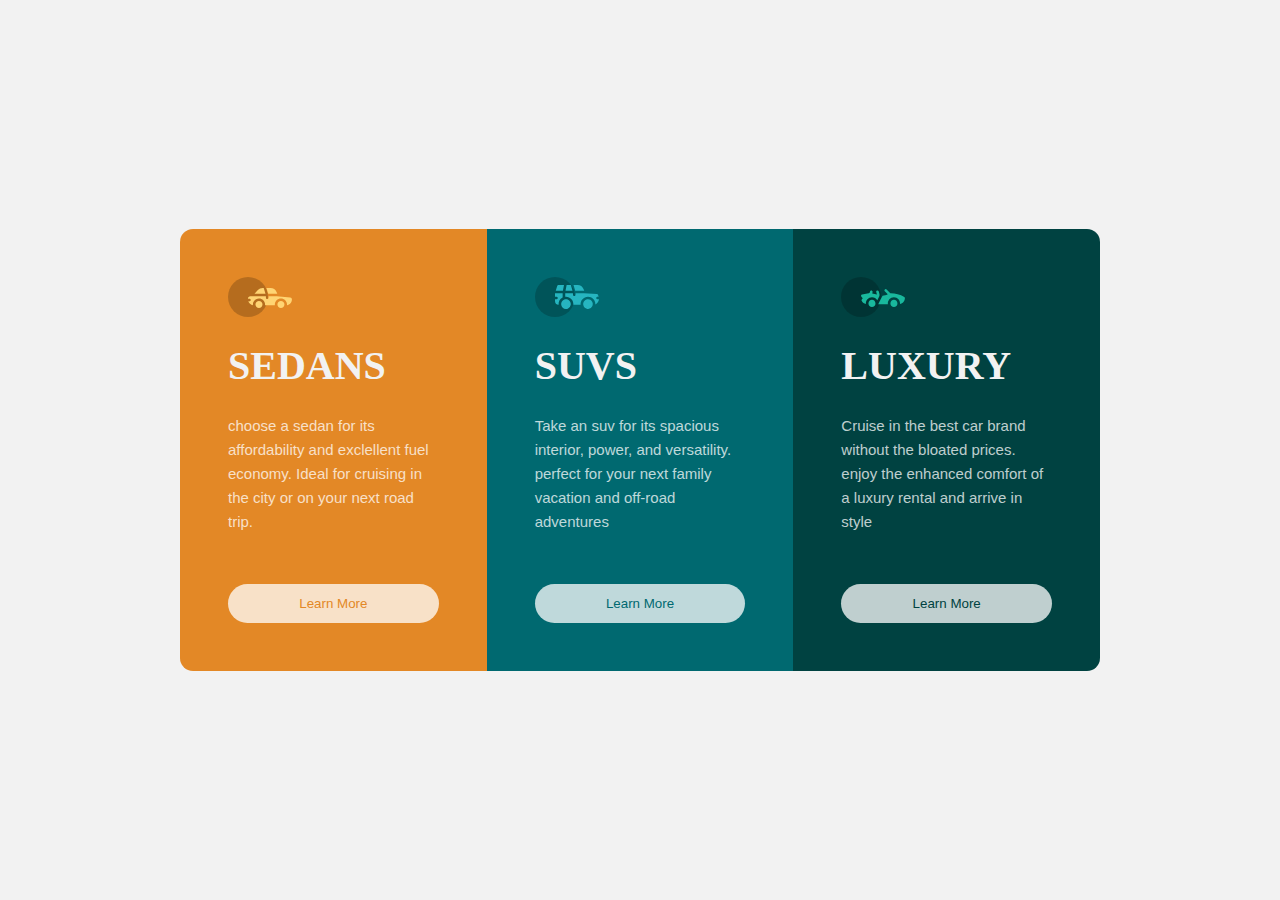
<file: index.html>
<!DOCTYPE html>
<html lang="en">
  <head>
    <meta charset="UTF-8" />
    <meta name="viewport" content="width=device-width, initial-scale=1.0" />
    <title>3-column-cards</title>
    <link
      rel="shortcut icon"
      href="assets/favicon-32x32.png"
      type="image/x-icon"
    />
    <link rel="preconnect" href="https://fonts.googleapis.com" />
    <link rel="preconnect" href="https://fonts.gstatic.com" crossorigin />
    <link rel="stylesheet" href="style.css" />
  </head>
  <body>
    <main class="card-container">
      <!-- section-1,card-1 -->
      <section class="card" id="sedan">
        <div class="card-content">
          <img src="assets/icon-sedans.svg" alt="sedan icon" />
          <h1>SEDANS</h1>
          <p>
            choose a sedan for its affordability and exclellent fuel economy.
            Ideal for cruising in the city or on your next road trip.
          </p>
        </div>
        <button>Learn More</button>
      </section>
      <!-- section-2, card-2 -->
      <section class="card" id="suv">
        <div class="card-content">
          <img src="assets/icon-suvs.svg" alt="suv icon" />
          <h1>SUVS</h1>
          <p>
            Take an suv for its spacious interior, power, and versatility.
            perfect for your next family vacation and off-road adventures
          </p>
        </div>
        <button>Learn More</button>
      </section>
      <!-- section-3, card-3 -->
      <section class="card" id="luxury">
        <div class="card-content">
          <img src="assets/icon-luxury.svg" alt="luxury icon" />
          <h1>LUXURY</h1>
          <p>
            Cruise in the best car brand without the bloated prices. enjoy the
            enhanced comfort of a luxury rental and arrive in style
          </p>
        </div>
        <button>Learn More</button>
      </section>
    </main>
  </body>
</html>
</file>
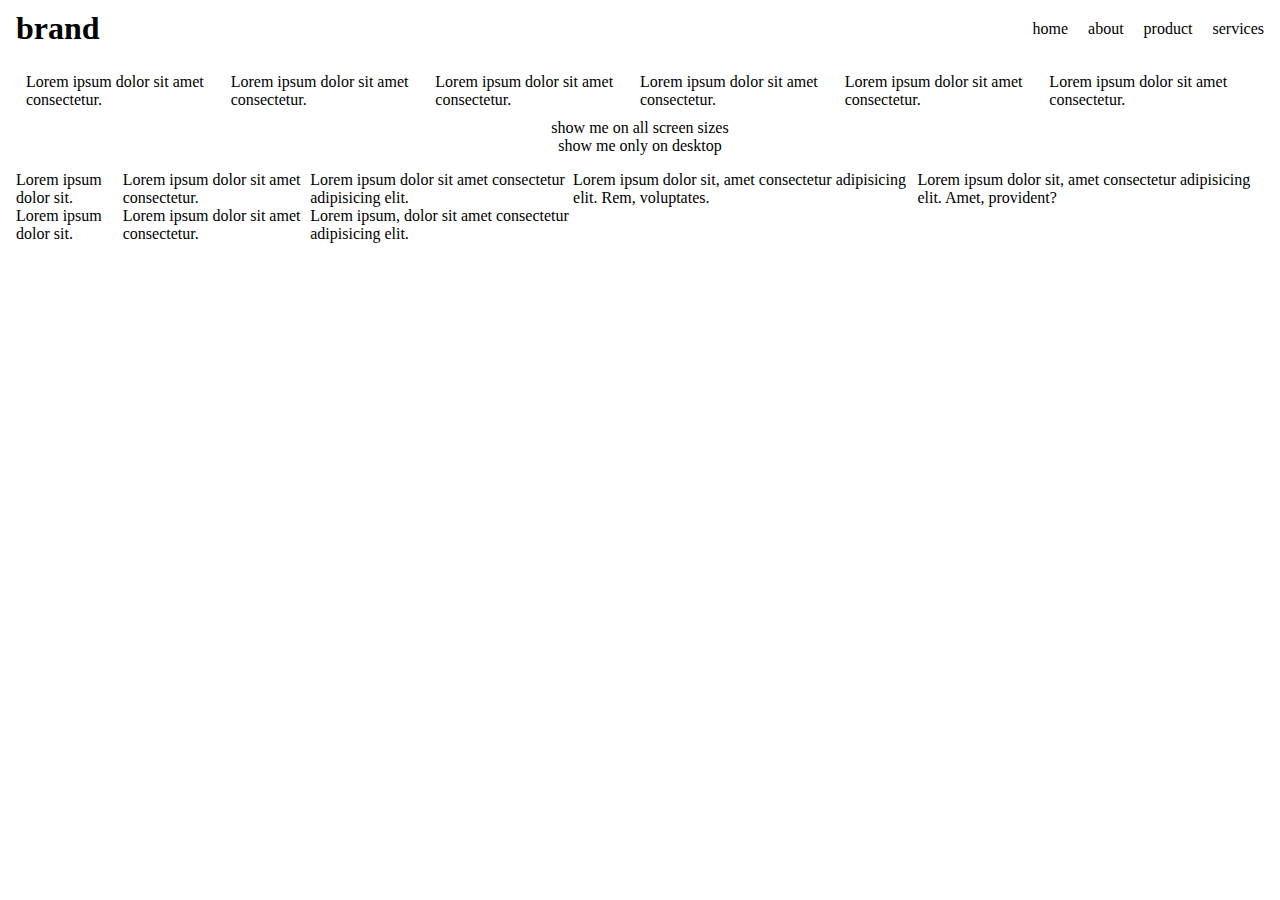
<file: mediaquery.html>
<!DOCTYPE html>
<html lang="en">
  <head>
    <meta charset="UTF-8" />
    <meta name="viewport" content="width=device-width, initial-scale=1.0" />
    <title>Mediaquery</title>
    <link rel="stylesheet" href="mediaquery.css">
  </head>
  <body>
    <nav>
      <h1>brand</h1>
      <ul>
        <li>home</li>
        <li>about</li>
        <li>product</li>
        <li>services</li>
      </ul>
      <h2>menu-icon</h2>
    </nav>
    <main>
      <section id="section-1">
        <p>Lorem ipsum dolor sit amet consectetur.</p>
        <p>Lorem ipsum dolor sit amet consectetur.</p>
        <p>Lorem ipsum dolor sit amet consectetur.</p>
        <p>Lorem ipsum dolor sit amet consectetur.</p>
        <p>Lorem ipsum dolor sit amet consectetur.</p>
        <p>Lorem ipsum dolor sit amet consectetur.</p>
      </section>
      <section id="section-2">
        <p>show me on all screen sizes</p>
        <p id="desktop">show me only on desktop</p>
        <p id="tablet">show me only on tablet</p>
        <p id="mobile">show me only on mobile</p>
      </section>
    </main>
    <footer>
      <div>
        <p>Lorem ipsum dolor sit.</p>
        <p>Lorem ipsum dolor sit.</p>
      </div>
      <div>
        <p>Lorem ipsum dolor sit amet consectetur.</p>
        <p>Lorem ipsum dolor sit amet consectetur.</p>
      </div>
      <div>
        <p>Lorem ipsum dolor sit amet consectetur adipisicing elit.</p>
        <p>Lorem ipsum, dolor sit amet consectetur adipisicing elit.</p>
      </div>
      <div>
        <p>
          Lorem ipsum dolor sit, amet consectetur adipisicing elit. Rem,
          voluptates.
        </p>
      </div>
      <div>
        <p>
          Lorem ipsum dolor sit, amet consectetur adipisicing elit. Amet,
          provident?
        </p>
      </div>
    </footer>
  </body>
</html>
</file>
<file: style.css>
@import url('https://fonts.googleapis.com/css2?family=Big+Shoulders:opsz,wght@10..72,100..900&display=swap');
@import url('https://fonts.googleapis.com/css2?family=Lexend+Deca:wght@100..900&display=swap');
:root {
  --bright-orange: hsl(31, 77%, 52%);
  --dark-cyan: hsl(184, 100%, 22%);
  --very-dark-cyan: hsl(179, 100%, 13%);
  --transparent-white: hsla(0, 0%, 100%, 0.75);
  --very-light-gray: hsl(0, 0%, 95%);
  --ff-lexan-deca: "Lexand Deca", sans-serif;
  --big-shoulders: "Big Shoulders", sans-serif;
}
* {
  padding: 0%;
  margin: 0;
  box-sizing: border-box;
}
body {
  font-size: 15px;
  background-color: var(--very-light-gray);
  display: flex;
  justify-content: center;
  align-items: center;
  /* border: 4px solid red; */
  min-height: 100vh;
}

.card-container {
  /* border: 1px solid blue; */
  display: flex;
  max-width: 920px;
  overflow: hidden;
  flex-wrap: wrap;
  border-radius: 13px;
}

.card {
  flex: 1;
  padding: 48px;
  display: flex;
  flex-direction: column;
  gap: 50px;
  /* min-width: 300px; */
}
#sedan {
  background-color: var(--bright-orange);
}
#suv {
  background-color: var(--dark-cyan);
}
#luxury {
  background-color: var(--very-dark-cyan);
}
.card-content {
  display: flex;
  flex-direction: column;
  gap: 25px;
}

/* card element */
img {
  width: 64px;
}
h1 {
  font-family: var(--big-Shoulders);
  font-weight: 700;
  font-size: 2.5rem;
  color: var(--very-light-gray);
}

p {
  color: var(--transparent-white);
  font-family: var(--ff-lexan-deca);
  font-weight: 400;
  line-height: 1.6;
}

button {
  background-color: var(--transparent-white);
  border-radius: 25px;
  padding: 12px 30px;
  border: none;
  font-family: var(--ff-lexan-deca);
  cursor: pointer;
}

#sedan button {
  color: var(--bright-orange);
}

#suv button {
  color: var(--dark-cyan);
}

#luxury button {
  color: var(--very-dark-cyan);
}

#sedan button:hover,
#suv button:hover,
#luxury button:hover {
  color: var(--transparent-white);
  background-color: transparent;
  border: 1px solid var(--transparent-white);
}

@media (max-width: 768px) {
  .card-container {
    flex-direction: column;
    max-width: 327px;
    margin: 20px;
  }
  .card{
    padding: 35px;
  }
}
</file>
<file: mediaquery.css>
/* body{
    background-color: blue;
    color: white;
} */

/* media-query
max-width */

/* tab */
/* @media (max-width: 768px) {
  body {
    background-color: green;
  }
} */
/* mobile */
/* @media (max-width: 426px) {
  body {
    background-color: brown;
  }
} */

/* min-width */

/* body{
    background-color: yellow;
}

@media(min-width:768px){
    body{
        background-color: blue;
        color: white;
    }

}

@media(min-width:1024px){
    body{
        background-color: purple;
    } */

* {
  padding: 0;
  margin: 0;
  box-sizing: border-box;
}

nav {
  display: flex;
  justify-content: space-between;
  align-items: center;
  padding: 10px 16px;
}

ul {
  display: flex;
  gap: 20px;
  list-style: none;
}

h2 {
  display: none;
}

/* main */
main {
  /* border: 1px solid red; */
  padding: 6px 16px;
}

#section-1 {
  display: flex;
  /* border: 1px solid blue; */
  margin: 10px;
}

#tablet,
#mobile {
  display: none;
}
#section-2 {
  text-align: center;
}

footer {
  display: flex;
  padding: 10px 16px;
  justify-content: space-between;
}

@media(max-width:768px){
    #desktop{
        display: none;
    }

    #tablet{
        display: block;
    }
}
 
@media(max-width:426px){
    ul{
        display: none;
    }

    h2{
        display: block;
    }

    #section-1{
        flex-direction: column;
    }

    /* #desktop{
        display: none;
    } */

#tablet{
    display: none;
}

    #mobile{
        display: block;
    }
    footer{
        flex-direction: column;
        gap: 20px;
    }
}
</file>
